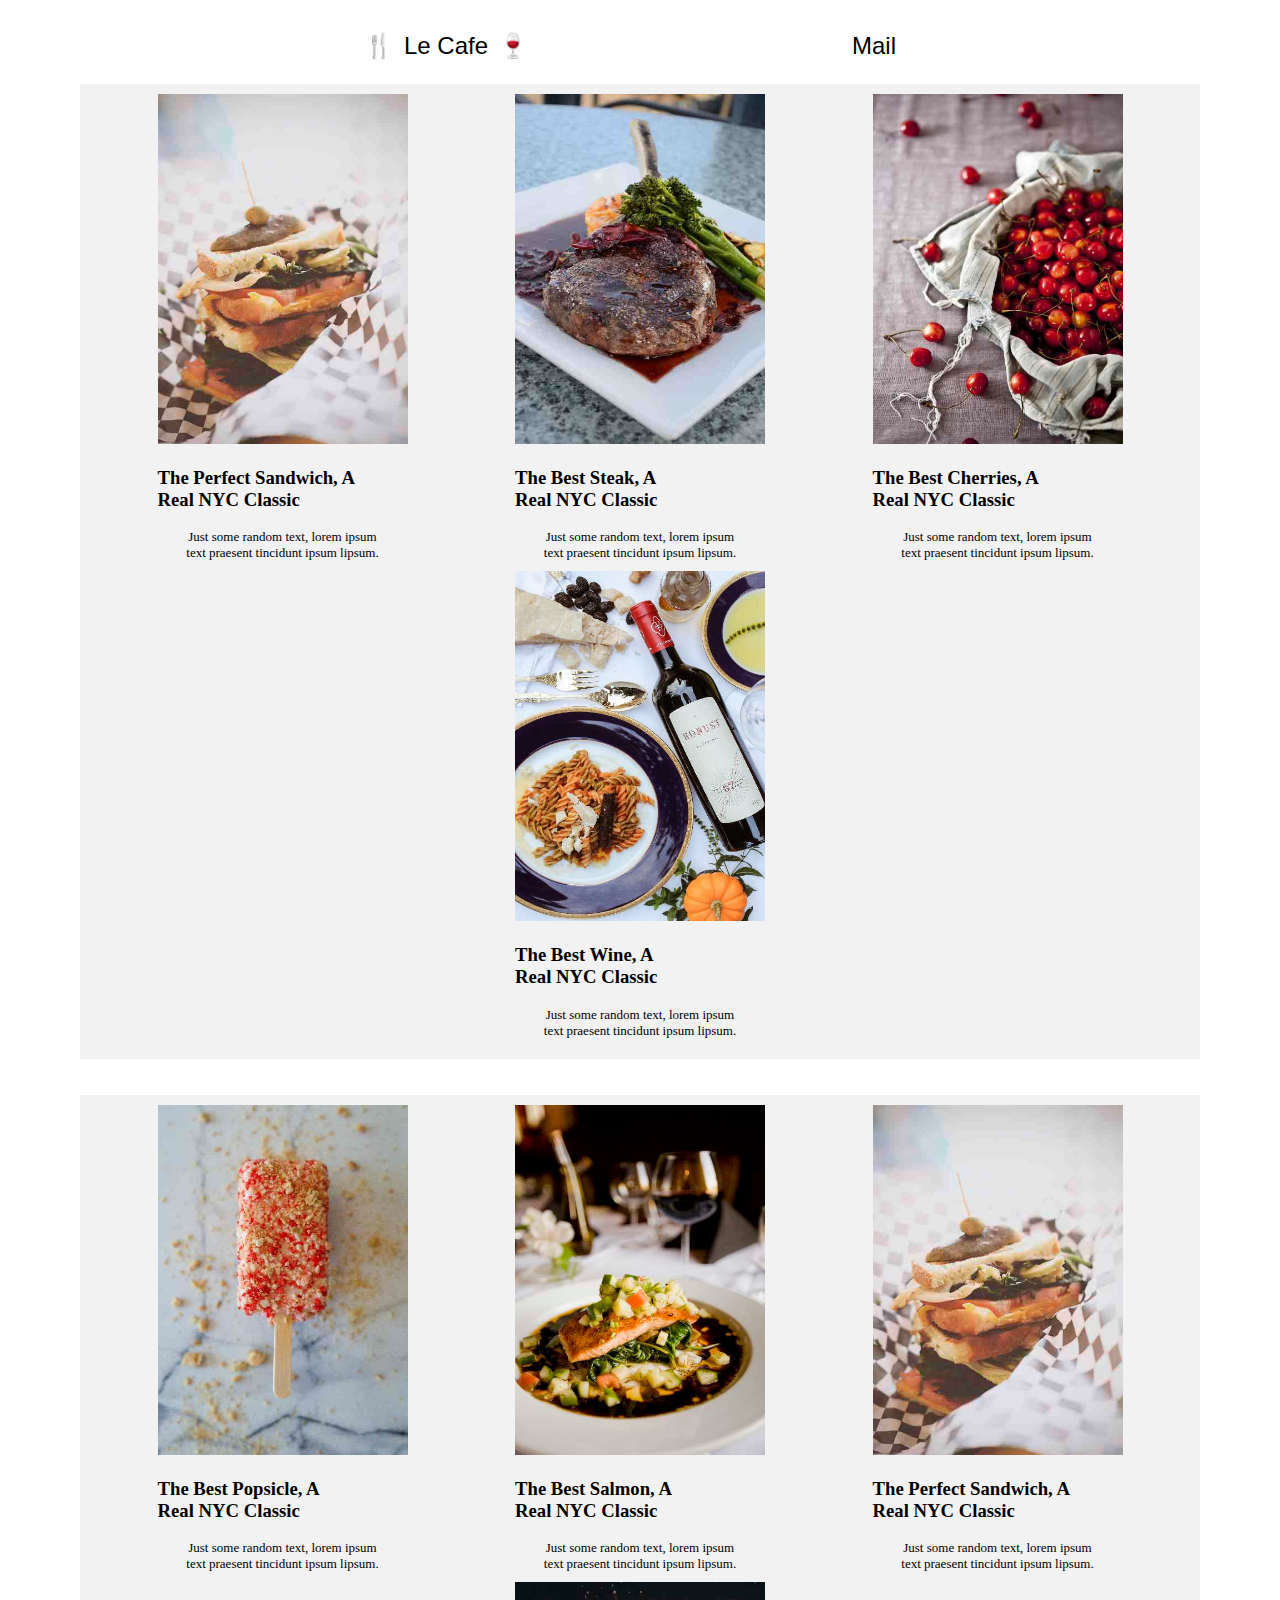
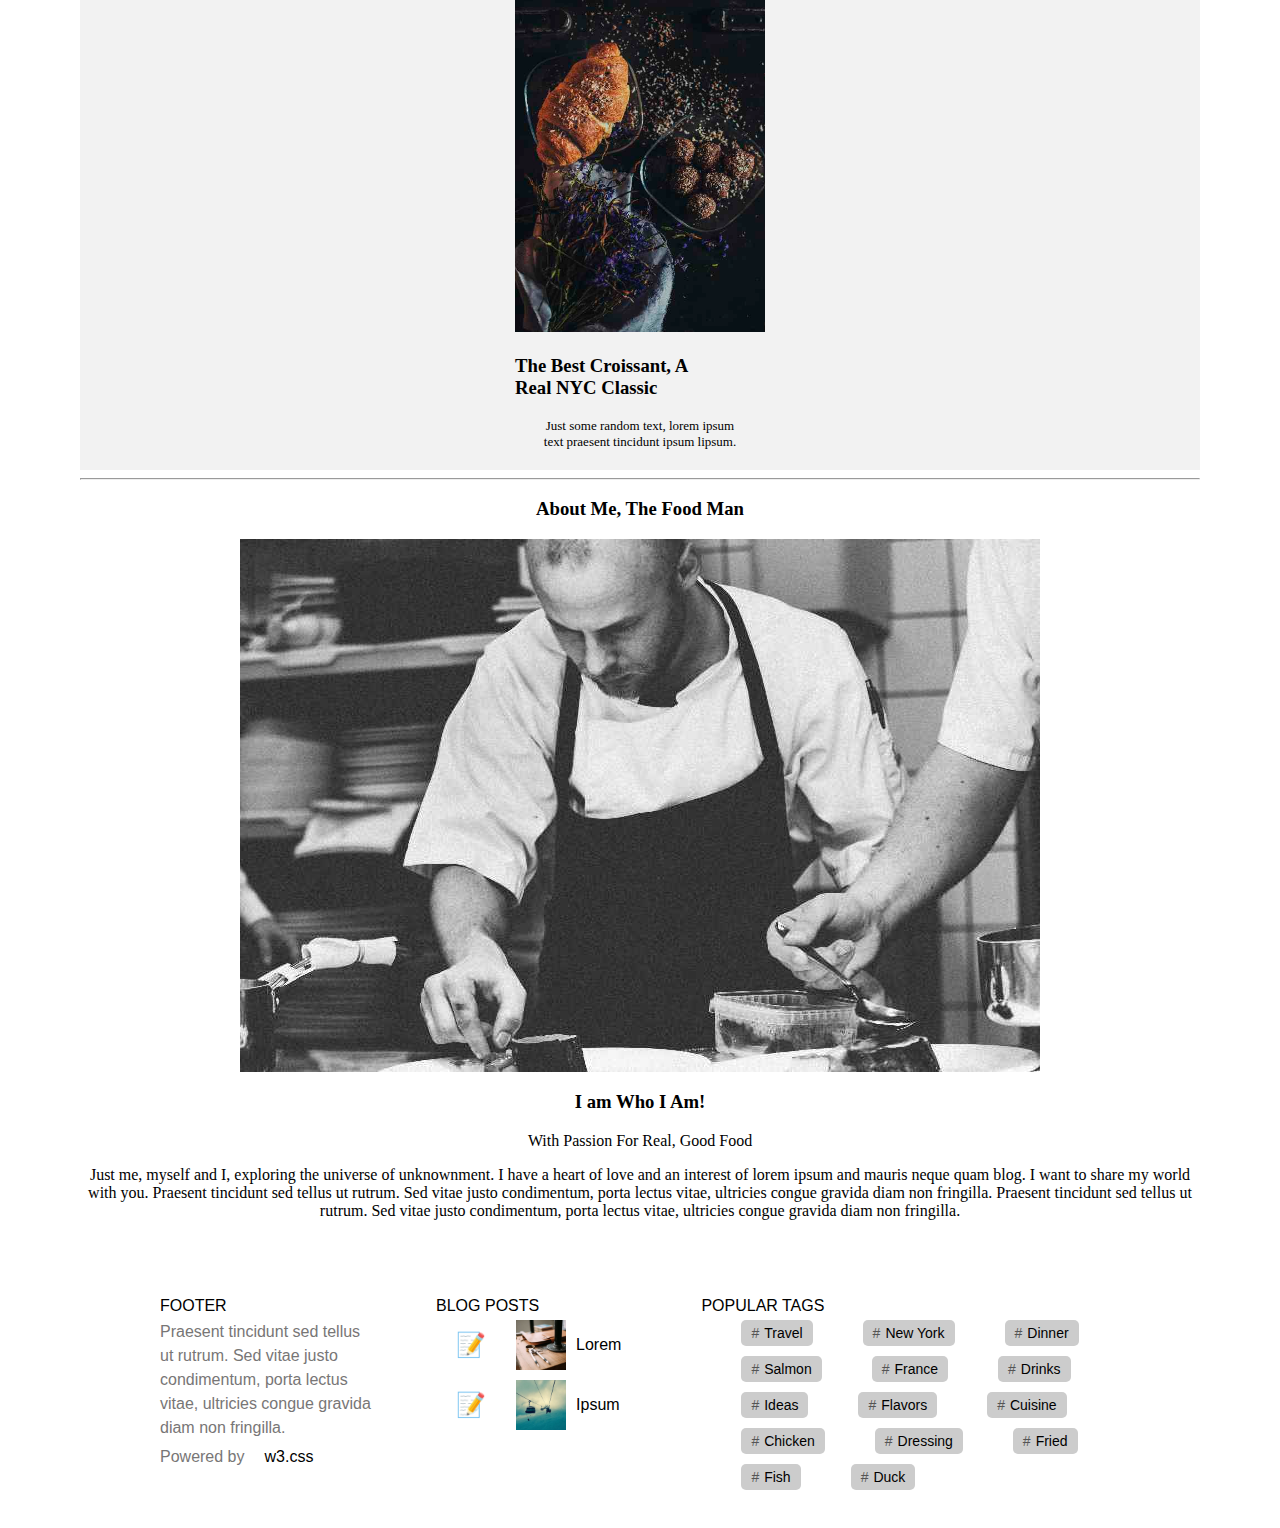
<file: index.html>
<!DOCTYPE html>
<html lang="en">
<head>
    <meta charset="UTF-8">
    <meta name="viewport" content="width=device-width, initial-scale=1.0">
    <title>FOOD</title>
    <link rel="stylesheet" href="food.css">
    <link rel="icon" href="./logo.jpg">
</head>
<body>
    <header>
    <div class="head">
        <p class="title" >Le Cafe</p>
        <p class="mail"><a href="mailto:rajeshkarri827@gmail.com">Mail</a></p>
      
    </div>
    </header>

    <main>
        <div class="container1">
            <div class="image1">
                <img src="./f1.jpg" alt="sandwich" style="width:250px; height: 350px;">
                <h3>The Perfect Sandwich, A<br> Real NYC Classic</h3>
                <p class="small">Just some random text, lorem ipsum<br> text praesent tincidunt ipsum lipsum.</p>
            </div>

            <div class="image2">
                <img src="./f2.jpg" style="width:250px; height: 350px;">
                <h3>The Best Steak, A <br>Real NYC Classic</h3>
                <p class="small">Just some random text, lorem ipsum<br> text praesent tincidunt ipsum lipsum.</p>
            </div>

            <div class="image3">
                <img src="./f3.jpg" style="width:250px; height: 350px;">
                <h3>The Best Cherries, A <br>Real NYC Classic</h3>
                <p class="small">Just some random text, lorem ipsum<br> text praesent tincidunt ipsum lipsum.</p>
            </div>

            <div class="image4">
                <img src="./f4.jpg" style="width:250px; height: 350px;">
                <h3>The Best Wine, A <br>Real NYC Classic</h3>
                <p class="small">Just some random text, lorem ipsum<br> text praesent tincidunt ipsum lipsum.</p>
            </div>
        </div><br><br>

        <div class="container2">
            <div class="image5">
                
                <img src="./popsicle.jpg" alt="sandwich" style="width:250px; height: 350px;">
                <h3>The Best Popsicle, A <br>Real NYC Classic</h3>
                <p class="small">Just some random text, lorem ipsum<br> text praesent tincidunt ipsum lipsum.</p>
            </div>
       
          
            <div class="image6">
                <img src="./salmon.jpg" alt="sandwich" style="width:250px; height: 350px;">
                <h3>The Best Salmon, A <br>Real NYC Classic</h3>
                <p class="small">Just some random text, lorem ipsum<br> text praesent tincidunt ipsum lipsum.</p>

            </div>

            <div class="image7">
                <img src="./sandwich.jpg" alt="sandwich" style="width:250px; height: 350px;">
                <h3>The Perfect Sandwich, A<br> Real NYC Classic</h3>
                <p class="small">Just some random text, lorem ipsum<br> text praesent tincidunt ipsum lipsum.</p>
            </div>

            <div class="image8">
                <img src="./croissant.jpg" alt="sandwich" style="width:250px; height: 350px;">
                <h3>The Best Croissant, A <br>Real NYC Classic</h3>
                <p class="small">Just some random text, lorem ipsum<br> text praesent tincidunt ipsum lipsum.</p>
                
            </div>

        </div><hr>

        
        <h3 style="text-align: center;">About Me, The Food Man</h3>
            <div class="image9">
                <img style="text-align: center;"src="./chef.jpg">
            </div>
            <h3 style="text-align: center;">I am Who I Am!</h3>
            <p style="text-align: center;">With Passion For Real, Good Food</p>
            <p style="text-align: center;">Just me, myself and I, exploring the universe of unknownment. I have a heart of love and an interest of lorem ipsum and mauris neque quam blog. I want to share my world with you. Praesent tincidunt sed tellus ut rutrum. Sed vitae justo condimentum, porta lectus vitae, ultricies congue gravida diam non fringilla. Praesent tincidunt sed tellus ut rutrum. Sed vitae justo condimentum, porta lectus vitae, ultricies congue gravida diam non fringilla.</p>

        </div>
        

    </main><br><br>

    <footer>
        <section>

                
            </div>
            <div class="footer">
                <div class="footer-head">
                    <div>
                        <p class="footer-head">FOOTER</p>
                        <p class="t1">Praesent tincidunt sed tellus ut rutrum. Sed vitae justo condimentum, porta lectus vitae, ultricies congue gravida diam non fringilla.</p>
                        <p class="t1">Powered by<a href="https://www.w3schools.com/w3css/default.asp" style="text-decoration: none;">w3.css</a></p>
                    </div>
            
                    <div>
                        <p class="footer-head">BLOG POSTS</p>
                        <div class="blog-post">
                            <img src="./workshop.jpg" alt="Lorem" style="width:50px; height:50px;">
                            <p>Lorem</p>
                        </div>
                        <div class="blog-post">
                            <img src="./gondol.jpg" alt="Ipsum" style="width:50px; height:50px;">
                            <p>Ipsum</p>
                        </div>
                    </div>
            
                    <div>
                        <p class="footer-head">POPULAR TAGS</p>
                        <div class="tags">
                            <span>Travel</span><span>New York</span><span>Dinner</span><span>Salmon</span><span>France</span><span>Drinks</span>
                            <span>Ideas</span><span>Flavors</span><span>Cuisine</span><span>Chicken</span><span>Dressing</span><span>Fried</span><span>Fish</span><span>Duck</span>
                        </div>
                    </div>
                </div>
            </div>
        </section>
    </footer>
    
</body>
</html>
</file>
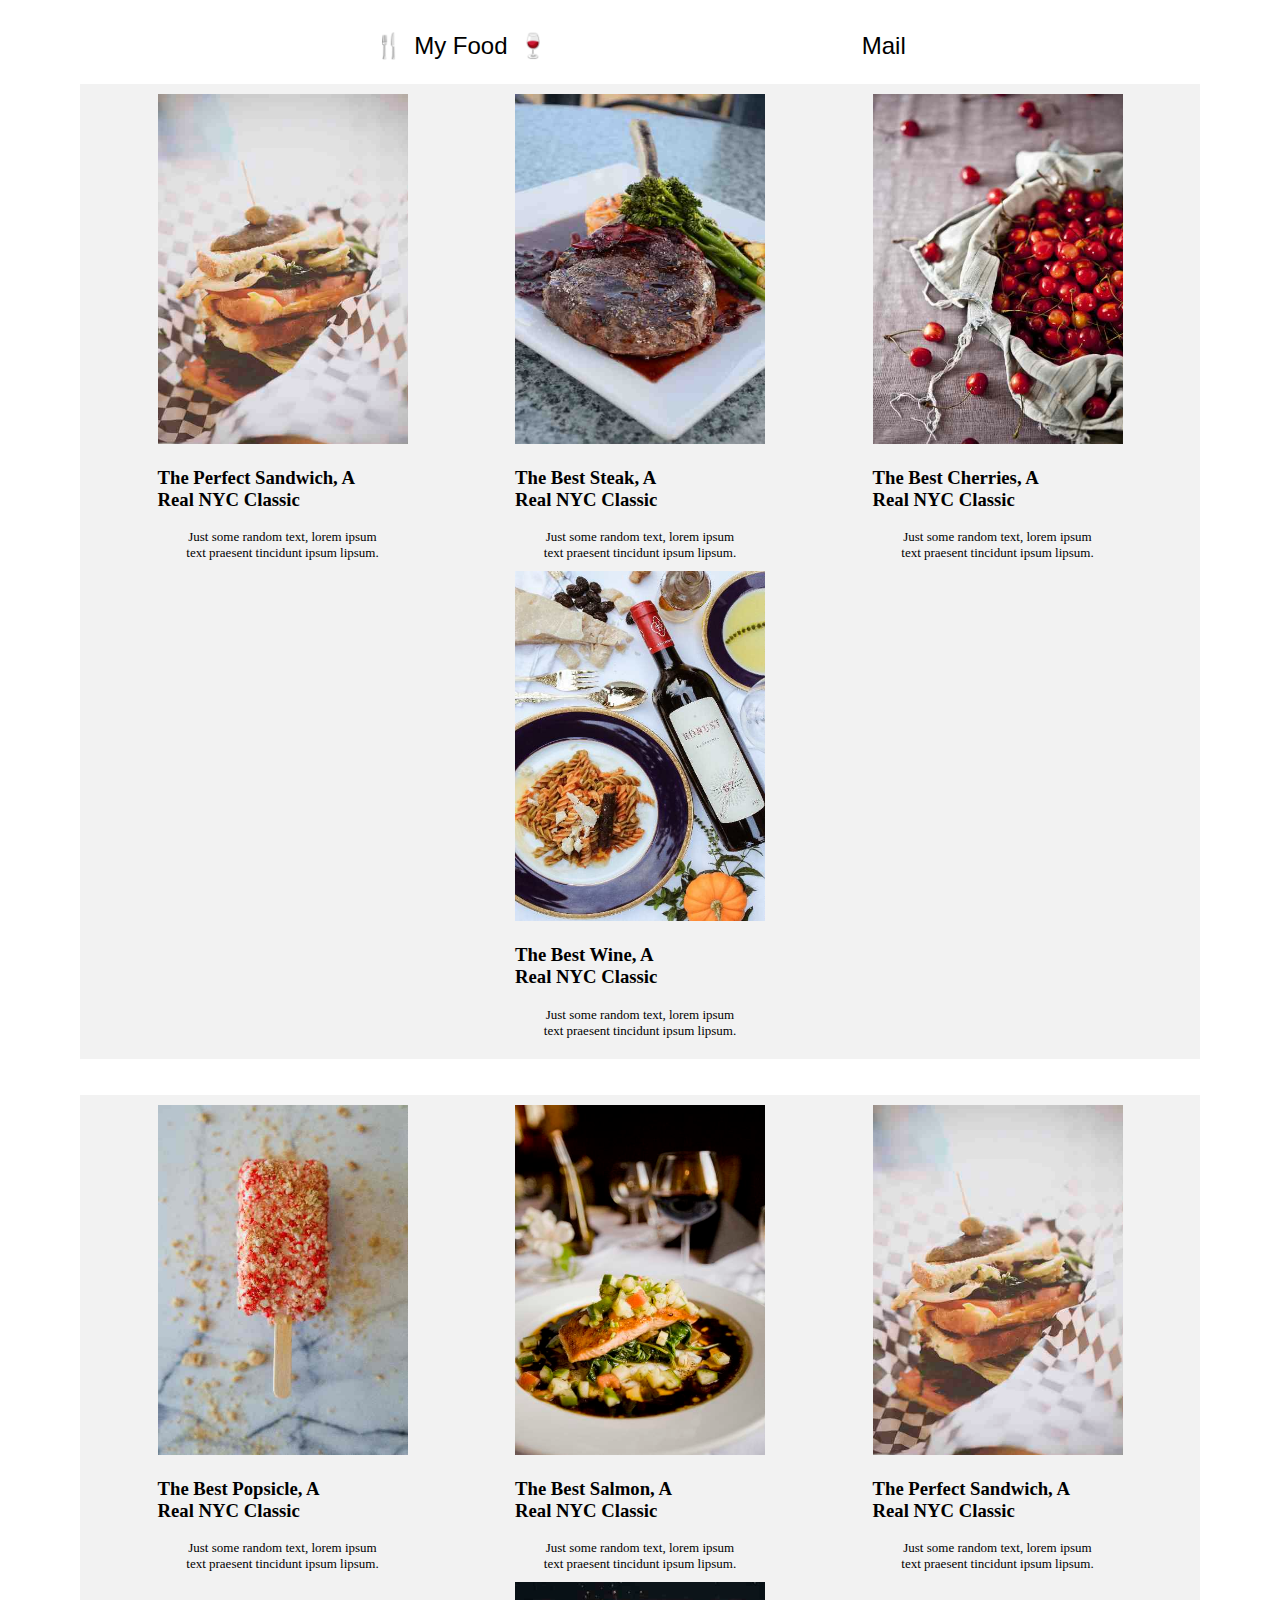
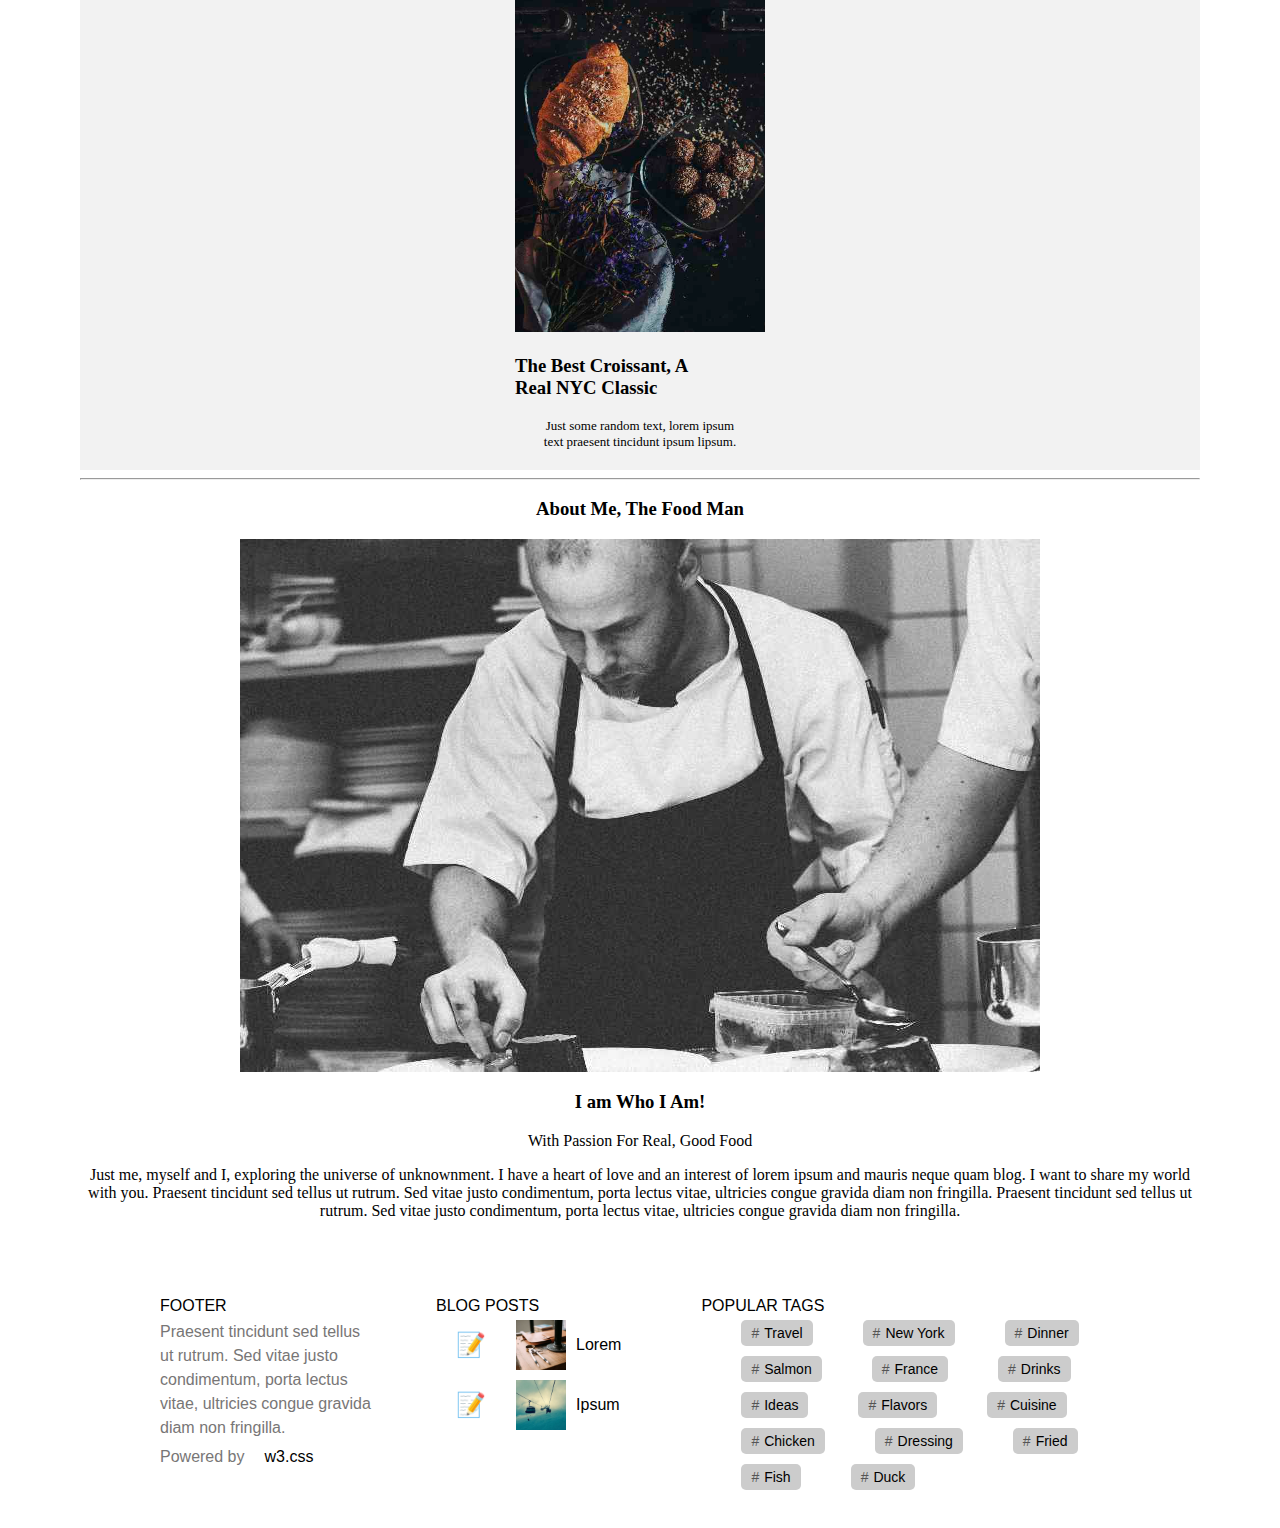
<file: food.html>
<!DOCTYPE html>
<html lang="en">
<head>
    <meta charset="UTF-8">
    <meta name="viewport" content="width=device-width, initial-scale=1.0">
    <title>FOOD</title>
    <link rel="stylesheet" href="food.css">
    <link rel="icon" href="./logo.jpg">
</head>
<body>
    <header>
    <div class="head">
        <p class="title" >My Food</p>
        <p class="mail">Mail</p>
      
    </div>
    </header>

    <main>
        <div class="container1">
            <div class="image1">
                <img src="./f1.jpg" alt="sandwich" style="width:250px; height: 350px;">
                <h3>The Perfect Sandwich, A<br> Real NYC Classic</h3>
                <p class="small">Just some random text, lorem ipsum<br> text praesent tincidunt ipsum lipsum.</p>
            </div>

            <div class="image2">
                <img src="./f2.jpg" style="width:250px; height: 350px;">
                <h3>The Best Steak, A <br>Real NYC Classic</h3>
                <p class="small">Just some random text, lorem ipsum<br> text praesent tincidunt ipsum lipsum.</p>
            </div>

            <div class="image3">
                <img src="./f3.jpg" style="width:250px; height: 350px;">
                <h3>The Best Cherries, A <br>Real NYC Classic</h3>
                <p class="small">Just some random text, lorem ipsum<br> text praesent tincidunt ipsum lipsum.</p>
            </div>

            <div class="image4">
                <img src="./f4.jpg" style="width:250px; height: 350px;">
                <h3>The Best Wine, A <br>Real NYC Classic</h3>
                <p class="small">Just some random text, lorem ipsum<br> text praesent tincidunt ipsum lipsum.</p>
            </div>
        </div><br><br>

        <div class="container2">
            <div class="image5">
                
                <img src="./popsicle.jpg" alt="sandwich" style="width:250px; height: 350px;">
                <h3>The Best Popsicle, A <br>Real NYC Classic</h3>
                <p class="small">Just some random text, lorem ipsum<br> text praesent tincidunt ipsum lipsum.</p>
            </div>
       
          
            <div class="image6">
                <img src="./salmon.jpg" alt="sandwich" style="width:250px; height: 350px;">
                <h3>The Best Salmon, A <br>Real NYC Classic</h3>
                <p class="small">Just some random text, lorem ipsum<br> text praesent tincidunt ipsum lipsum.</p>

            </div>

            <div class="image7">
                <img src="./sandwich.jpg" alt="sandwich" style="width:250px; height: 350px;">
                <h3>The Perfect Sandwich, A<br> Real NYC Classic</h3>
                <p class="small">Just some random text, lorem ipsum<br> text praesent tincidunt ipsum lipsum.</p>
            </div>

            <div class="image8">
                <img src="./croissant.jpg" alt="sandwich" style="width:250px; height: 350px;">
                <h3>The Best Croissant, A <br>Real NYC Classic</h3>
                <p class="small">Just some random text, lorem ipsum<br> text praesent tincidunt ipsum lipsum.</p>
                
            </div>

        </div><hr>

        
        <h3 style="text-align: center;">About Me, The Food Man</h3>
            <div class="image9">
                <img style="text-align: center;"src="./chef.jpg">
            </div>
            <h3 style="text-align: center;">I am Who I Am!</h3>
            <p style="text-align: center;">With Passion For Real, Good Food</p>
            <p style="text-align: center;">Just me, myself and I, exploring the universe of unknownment. I have a heart of love and an interest of lorem ipsum and mauris neque quam blog. I want to share my world with you. Praesent tincidunt sed tellus ut rutrum. Sed vitae justo condimentum, porta lectus vitae, ultricies congue gravida diam non fringilla. Praesent tincidunt sed tellus ut rutrum. Sed vitae justo condimentum, porta lectus vitae, ultricies congue gravida diam non fringilla.</p>

        </div>
        

    </main><br><br>

    <footer>
        <section>

                
            </div>
            <div class="footer">
                <div class="footer-head">
                    <div>
                        <p class="footer-head">FOOTER</p>
                        <p class="t1">Praesent tincidunt sed tellus ut rutrum. Sed vitae justo condimentum, porta lectus vitae, ultricies congue gravida diam non fringilla.</p>
                        <p class="t1">Powered by<a href="https://www.w3schools.com/w3css/default.asp" style="text-decoration: none;">w3.css</a></p>
                    </div>
            
                    <div>
                        <p class="footer-head">BLOG POSTS</p>
                        <div class="blog-post">
                            <img src="./workshop.jpg" alt="Lorem" style="width:50px; height:50px;">
                            <p>Lorem</p>
                        </div>
                        <div class="blog-post">
                            <img src="./gondol.jpg" alt="Ipsum" style="width:50px; height:50px;">
                            <p>Ipsum</p>
                        </div>
                    </div>
            
                    <div>
                        <p class="footer-head">POPULAR TAGS</p>
                        <div class="tags">
                            <span>Travel</span><span>New York</span><span>Dinner</span><span>Salmon</span><span>France</span><span>Drinks</span>
                            <span>Ideas</span><span>Flavors</span><span>Cuisine</span><span>Chicken</span><span>Dressing</span><span>Fried</span><span>Fish</span><span>Duck</span>
                        </div>
                    </div>
                </div>
            </div>
        </section>
    </footer>
    
</body>
</html>
</file>
<file: food.css>
.title{
    font-family: karma,sans-serif;
    font-size: 24px;
    font-weight: 20px;
    text-align: center;
    color:#000000;
    display: flex;
    flex-wrap: wrap;
    flex:end;
   
}
.head a{
    text-decoration: none;
    color:black;
}
.head a:hover{
    color:blue;
    width:50px;
}
.title::before {
    content: "🍴";
    margin-right: 10px;
}

.title::after {
    content: "🍷";
    margin-left: 10px;
}
.blog-post::before {
    content: "📝";
    margin-right: 10px;
}

.tags span::before {
    content: "#";
    margin-right: 5px;
    color: #555;
}

.tags span:hover::before {
    color: white;
}
.footer-head a:hover{
    color:red
}

.mail{
    font-family: karma,sans-serif;
    font-size: 24px;
    font-weight: 20px;
    color:#000000;
    text-decoration: none;
    display: flex;
}
 .head{
    display:flex;
    flex-wrap: wrap;
    justify-content: flex-end;
    justify-content:space-evenly;
 }
 header{
    background-color: white;
 }


.image1 img{
    height:400px;
    width:300px;
 }

 .container1{
    display: flex;
    flex-wrap: wrap;
    flex-direction: row;
    justify-content: space-evenly;
    padding: 10px;
    background-color: #f2f2f2;
}
.container2{
    display: flex;
    flex-wrap: wrap;
    flex-direction: row;
    justify-content: space-evenly;
    padding: 10px;
    background-color: #f2f2f2;
}

.small{
    font-size:small;
    text-align: center;
    margin-bottom: 10px;

    font-weight: 1px;
}

.image9 {
    display: flex;
    flex-wrap: wrap;
    justify-content: center;
}
.footer-head {
    font-family: "Karma", sans-serif;
    font-size: 24px;
    margin-bottom: 10px;

    display: flex;
    flex-direction: row;
    justify-content: space-evenly;
}
.t1{
    font-family: "Karma", sans-serif;
    font-size: 16px;
    text-align:left;
    line-height: 1.5;
    margin-top: 10px;
    color: rgb(120, 118, 118);
}
.left-right{
    float: left !important;
    margin-right: 16px !important;
    vertical-align: middle
}
.footer {
    padding: 20px;
    background-color: #ffffff;
    font-family: "Karma", sans-serif;
    color: black;
    font-weight: 1px;
    justify-content:space-evenly;
}

.footer-head {
    display: flex;
    justify-content: space-between;
    align-items: flex-start;
    gap: 20px;
    margin-bottom: 10px;
    font-weight: 1px;
}

.footer-head h3 {
    font-size: 24px;
    margin-bottom: 10px;
}

.footer-head p {
    margin: 5px 0;
    font-size: 16px;
}

.footer-head a {
    text-decoration: none;
    color: black;
}

.footer-head a:hover {
    text-decoration: underline;
}

.blog-post {
    display: flex;
    align-items: center;
    margin-bottom: 10px;
}
.blog-post:hover{
    background-color: #beb8b8;
    transition: background-color 0.3s ease;
}

.blog-post img {
    margin-right: 10px;
}

.blog-post p {
    margin: 0;
}

.blog-post span {
    font-size: 14px;
    color: gray;
}

.tags {
    display: flex;
    flex-wrap: wrap;
    gap: 10px;
}

.tags span {
    background-color: #ccc;
    padding: 5px 10px;
    border-radius: 5px;
    font-size: 14px;
    color: black;
}

.tags span:hover {
    background-color: black;
    color: white;
    cursor: pointer;
}
*{
    margin-left: 20px;
    margin-right: 20px;
}
</file>
